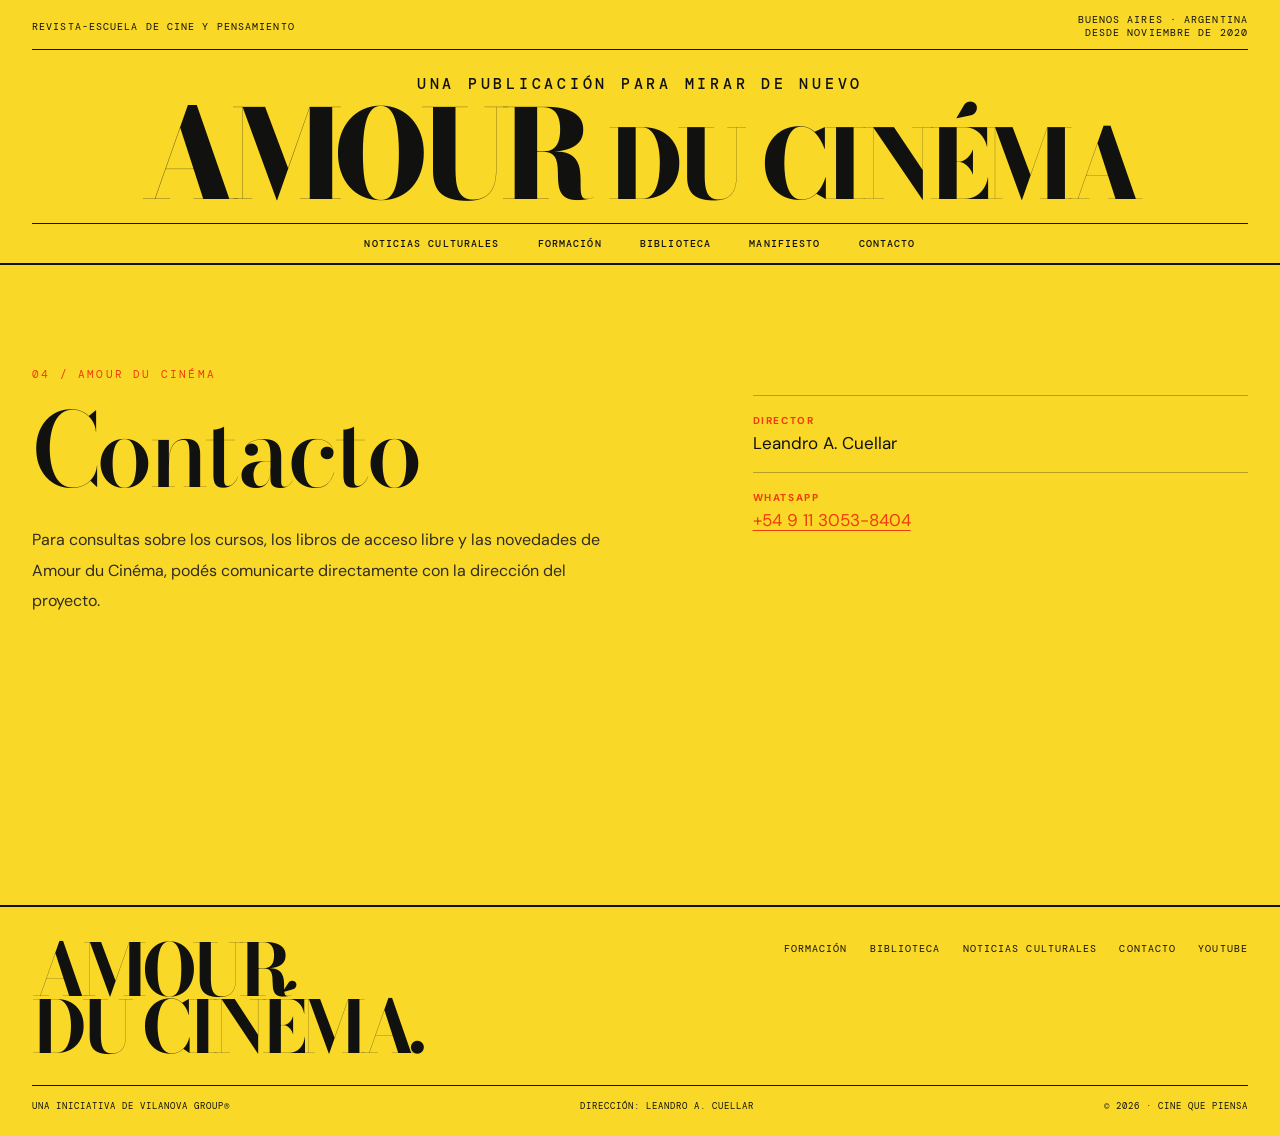
<file: contacto/index.html>
<!doctype html>
<html lang="es"><head>
<!-- Google tag (gtag.js) -->
<script async src="https://www.googletagmanager.com/gtag/js?id=G-J718VZFSYF"></script>
<script>
  window.dataLayer = window.dataLayer || [];
  function gtag(){dataLayer.push(arguments);}
  gtag('js', new Date());
  gtag('config', 'G-J718VZFSYF');
</script>
<meta charset="utf-8"><meta name="viewport" content="width=device-width,initial-scale=1"><meta name="theme-color" content="#f9d827"><meta name="description" content="Contacto · Amour du Cinéma"><title>Contacto — Amour du Cinéma</title><link rel="preconnect" href="https://fonts.googleapis.com"><link rel="preconnect" href="https://fonts.gstatic.com" crossorigin><link href="https://fonts.googleapis.com/css2?family=Bodoni+Moda:opsz,wght@6..96,400;6..96,500;6..96,600;6..96,700;6..96,800&family=DM+Mono:wght@400;500&family=DM+Sans:wght@400;500;600;700&display=swap" rel="stylesheet"><link rel="stylesheet" href="../assets/site.css"></head>
<body><header class="masthead"><div class="shell"><div class="topline micro"><span>Revista-escuela de cine y pensamiento</span><span>Buenos Aires · Argentina<br>Desde noviembre de 2020</span></div><a class="wordmark" href="/" aria-label="Amour du Cinéma, inicio"><small>Una publicación para mirar de nuevo</small>Amour <span class="du">du Cinéma</span></a><nav class="nav" aria-label="Navegación principal"><a href="/noticias/">Noticias culturales</a><a href="/cursos/">Formación</a><a href="/libros/">Biblioteca</a><a href="/#propuesta">Manifiesto</a><a href="/contacto/">Contacto</a></nav></div></header>
<main class="page"><section class="wrap page-grid"><div><div class="number">04 / AMOUR DU CINÉMA</div><h1>Contacto</h1><p class="copy">Para consultas sobre los cursos, los libros de acceso libre y las novedades de Amour du Cinéma, podés comunicarte directamente con la dirección del proyecto.</p></div><div><ul class="contact-list"><li><b>Director</b>Leandro A. Cuellar</li><li><b>WhatsApp</b><a href="https://wa.me/5491130538404" target="_blank" rel="noopener noreferrer">+54 9 11 3053-8404</a></li></ul></div></section></main>
<footer class="footer"><div class="shell"><div class="footer-top"><div class="footer-title">Amour<br>du Cinéma.</div><div class="footer-links"><a href="/cursos/">Formación</a><a href="/libros/">Biblioteca</a><a href="/noticias/">Noticias culturales</a><a href="/contacto/">Contacto</a><a href="https://www.youtube.com/@amourducinemaoficial" target="_blank" rel="noopener noreferrer">YouTube</a></div></div><div class="footer-bottom"><span>Una iniciativa de Vilanova Group®</span><span>Dirección: Leandro A. Cuellar</span><span>© 2026 · Cine que piensa</span></div></div></footer></body></html>
</file>
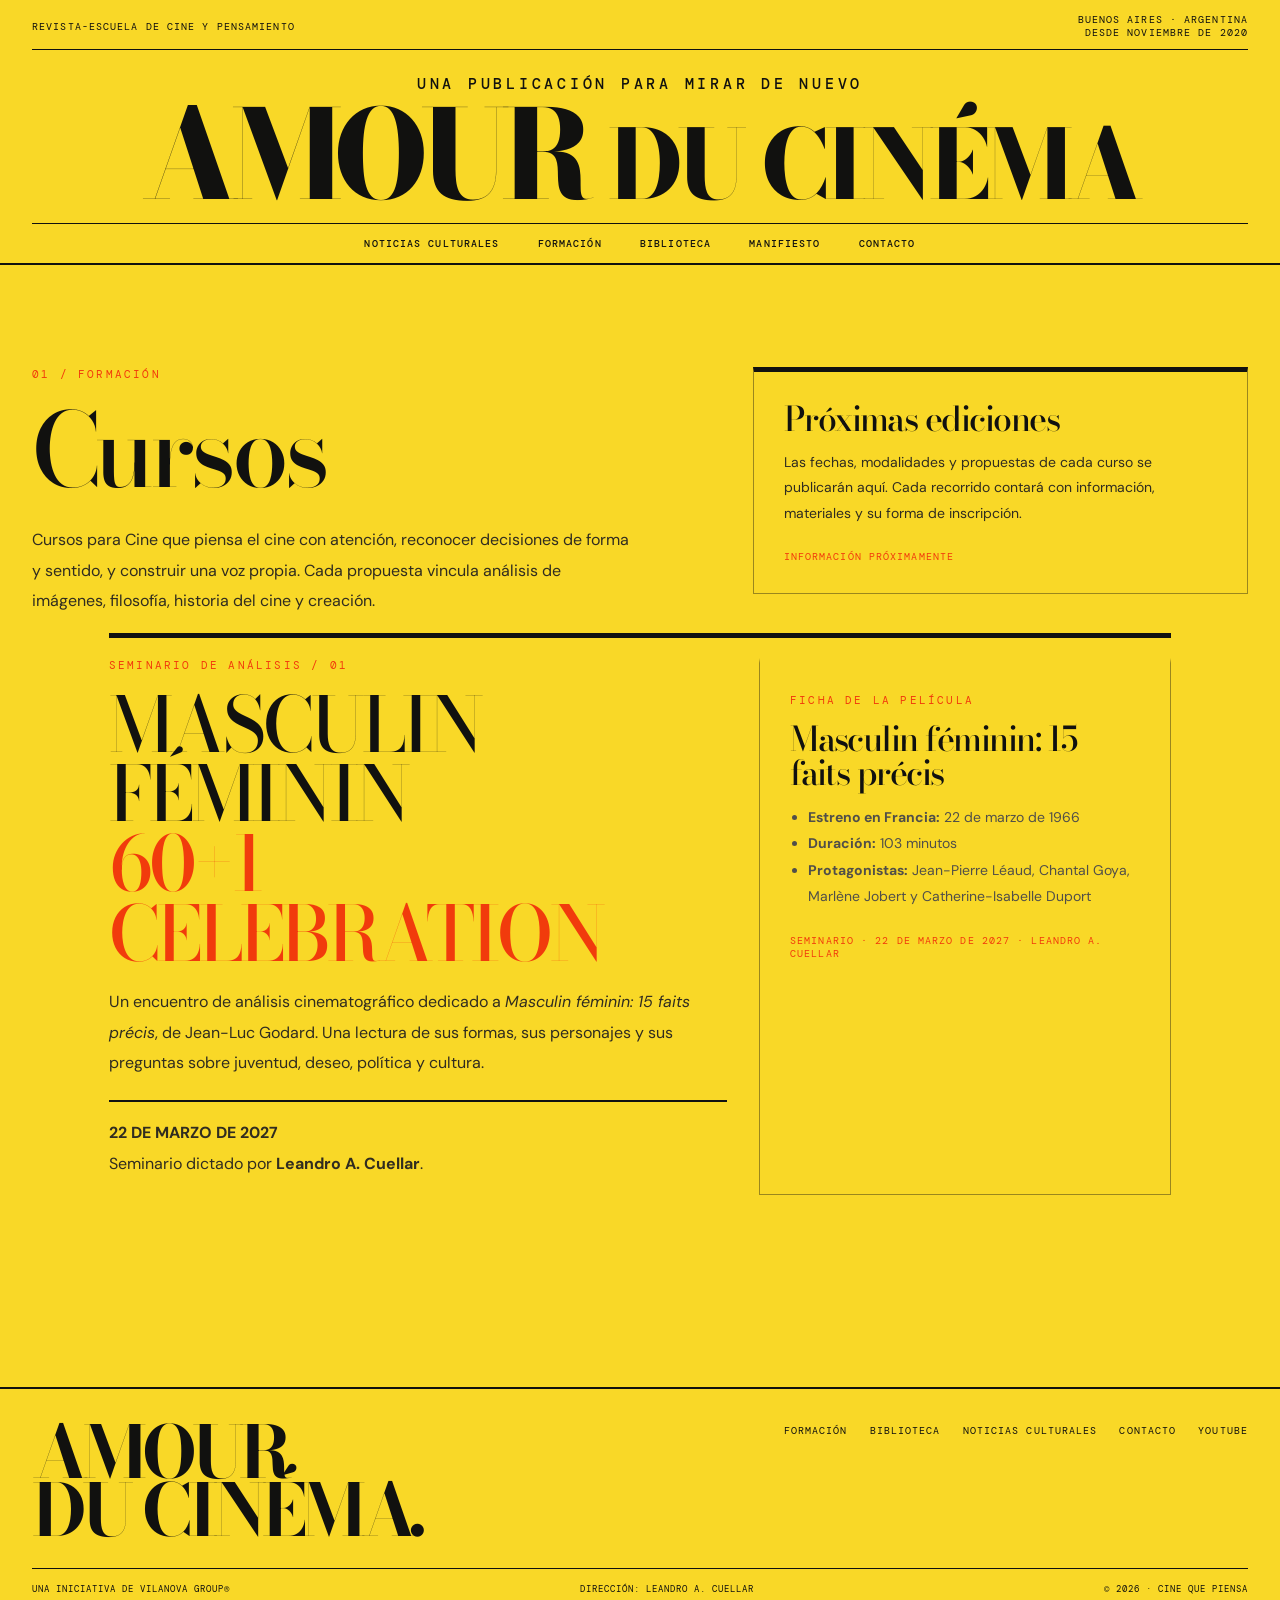
<file: cursos/index.html>
<!doctype html>
<html lang="es"><head>
<!-- Google tag (gtag.js) -->
<script async src="https://www.googletagmanager.com/gtag/js?id=G-J718VZFSYF"></script>
<script>
  window.dataLayer = window.dataLayer || [];
  function gtag(){dataLayer.push(arguments);}
  gtag('js', new Date());
  gtag('config', 'G-J718VZFSYF');
</script>
<meta charset="utf-8"><meta name="viewport" content="width=device-width,initial-scale=1"><meta name="theme-color" content="#f9d827"><meta name="description" content="Cursos · Amour du Cinéma"><title>Cursos — Amour du Cinéma</title><link rel="preconnect" href="https://fonts.googleapis.com"><link rel="preconnect" href="https://fonts.gstatic.com" crossorigin><link href="https://fonts.googleapis.com/css2?family=Bodoni+Moda:opsz,wght@6..96,400;6..96,500;6..96,600;6..96,700;6..96,800&family=DM+Mono:wght@400;500&family=DM+Sans:wght@400;500;600;700&display=swap" rel="stylesheet"><link rel="stylesheet" href="../assets/site.css"></head>
<body><header class="masthead"><div class="shell"><div class="topline micro"><span>Revista-escuela de cine y pensamiento</span><span>Buenos Aires · Argentina<br>Desde noviembre de 2020</span></div><a class="wordmark" href="/" aria-label="Amour du Cinéma, inicio"><small>Una publicación para mirar de nuevo</small>Amour <span class="du">du Cinéma</span></a><nav class="nav" aria-label="Navegación principal"><a href="/noticias/">Noticias culturales</a><a href="/cursos/">Formación</a><a href="/libros/">Biblioteca</a><a href="/#propuesta">Manifiesto</a><a href="/contacto/">Contacto</a></nav></div></header>
<main class="page"><section class="wrap page-grid"><div><div class="number">01 / FORMACIÓN</div><h1>Cursos</h1><p class="copy">Cursos para Cine que piensa el cine con atención, reconocer decisiones de forma y sentido, y construir una voz propia. Cada propuesta vincula análisis de imágenes, filosofía, historia del cine y creación.</p></div><div><article class="panel"><h2>Próximas ediciones</h2><p>Las fechas, modalidades y propuestas de cada curso se publicarán aquí. Cada recorrido contará con información, materiales y su forma de inscripción.</p><span class="status">Información próximamente</span></article></div></section><section class="wrap" style="padding:0 6vw 90px"><div style="border-top:5px solid #111;padding-top:20px;display:grid;grid-template-columns:minmax(0,1.2fr) minmax(260px,.8fr);gap:32px"><div><div class="number">SEMINARIO DE ANÁLISIS / 01</div><h2 style="font:500 clamp(38px,6vw,76px)/.92 var(--serif);text-transform:uppercase;margin:18px 0">Masculin féminin<br><span style="color:#f13b0c">60+1 Celebration</span></h2><p class="copy">Un encuentro de análisis cinematográfico dedicado a <em>Masculin féminin: 15 faits précis</em>, de Jean-Luc Godard. Una lectura de sus formas, sus personajes y sus preguntas sobre juventud, deseo, política y cultura.</p><p class="copy" style="margin-top:22px;border-top:2px solid #111;padding-top:16px"><strong>22 DE MARZO DE 2027</strong><br>Seminario dictado por <strong>Leandro A. Cuellar</strong>.</p></div><article class="panel" style="border-top:5px solid #f9d827"><div class="number">FICHA DE LA PELÍCULA</div><h2 style="margin-top:15px">Masculin féminin: 15 faits précis</h2><ul style="padding-left:18px;font:14px/1.9 var(--sans);color:#514f49"><li><strong>Estreno en Francia:</strong> 22 de marzo de 1966</li><li><strong>Duración:</strong> 103 minutos</li><li><strong>Protagonistas:</strong> Jean-Pierre Léaud, Chantal Goya, Marlène Jobert y Catherine-Isabelle Duport</li></ul><span class="status">Seminario · 22 de marzo de 2027 · Leandro A. Cuellar</span></article></div></section></main>
<footer class="footer"><div class="shell"><div class="footer-top"><div class="footer-title">Amour<br>du Cinéma.</div><div class="footer-links"><a href="/cursos/">Formación</a><a href="/libros/">Biblioteca</a><a href="/noticias/">Noticias culturales</a><a href="/contacto/">Contacto</a><a href="https://www.youtube.com/@amourducinemaoficial" target="_blank" rel="noopener noreferrer">YouTube</a></div></div><div class="footer-bottom"><span>Una iniciativa de Vilanova Group®</span><span>Dirección: Leandro A. Cuellar</span><span>© 2026 · Cine que piensa</span></div></div></footer></body></html>
</file>
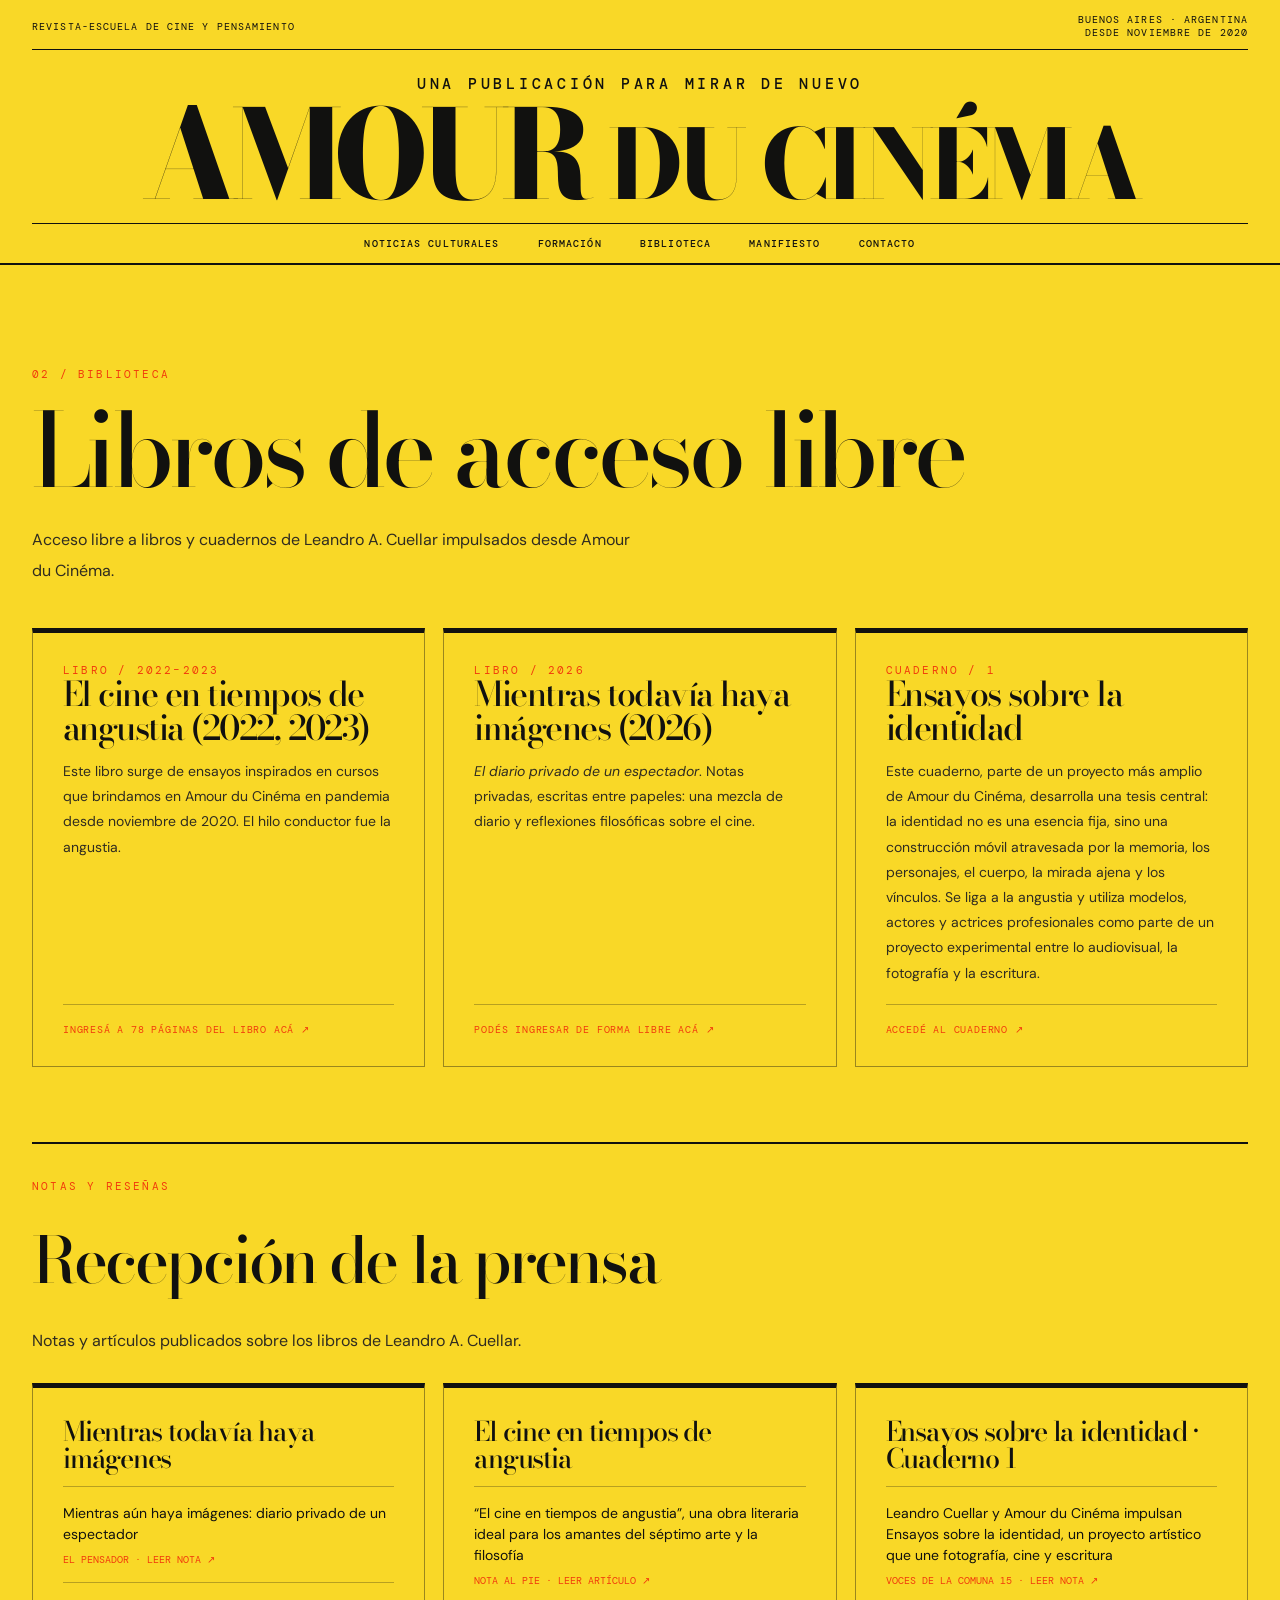
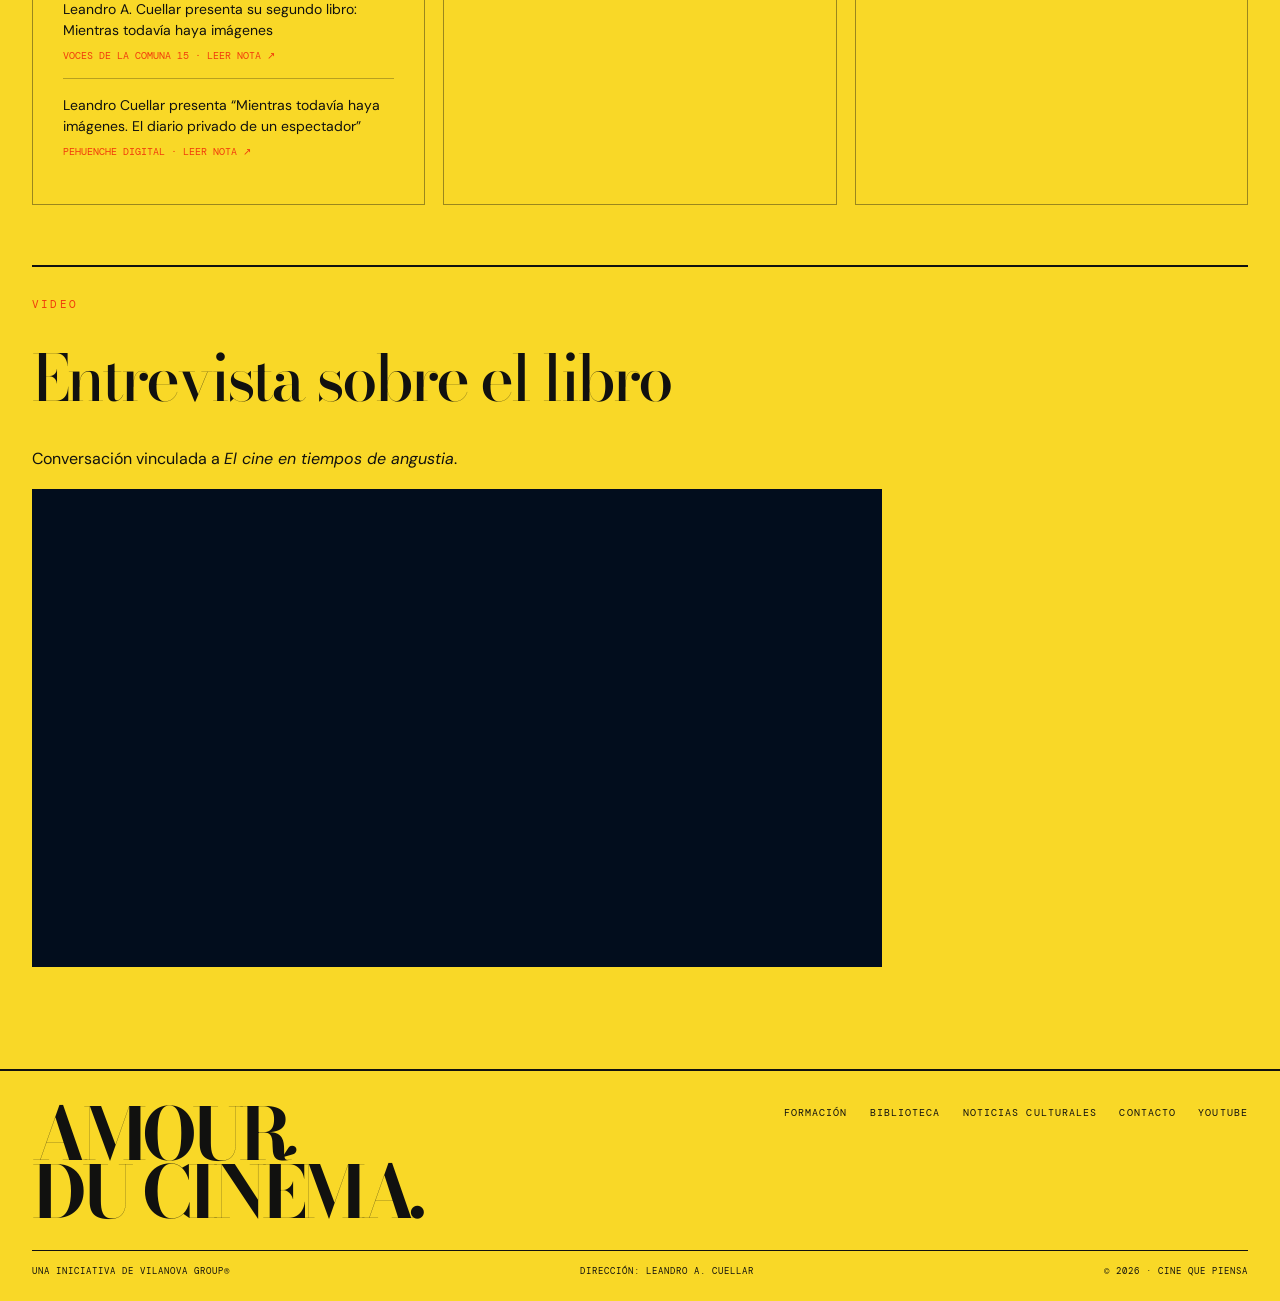
<file: libros/index.html>
<!doctype html>
<html lang="es"><head>
<!-- Google tag (gtag.js) -->
<script async src="https://www.googletagmanager.com/gtag/js?id=G-J718VZFSYF"></script>
<script>
  window.dataLayer = window.dataLayer || [];
  function gtag(){dataLayer.push(arguments);}
  gtag('js', new Date());
  gtag('config', 'G-J718VZFSYF');
</script>
<meta charset="utf-8"><meta name="viewport" content="width=device-width,initial-scale=1"><meta name="theme-color" content="#f9d827"><meta name="description" content="Libros de acceso libre · Amour du Cinéma"><title>Libros de acceso libre — Amour du Cinéma</title><link rel="preconnect" href="https://fonts.googleapis.com"><link rel="preconnect" href="https://fonts.gstatic.com" crossorigin><link href="https://fonts.googleapis.com/css2?family=Bodoni+Moda:opsz,wght@6..96,400;6..96,500;6..96,600;6..96,700;6..96,800&family=DM+Mono:wght@400;500&family=DM+Sans:wght@400;500;600;700&display=swap" rel="stylesheet"><link rel="stylesheet" href="../assets/site.css"></head>
<body><header class="masthead"><div class="shell"><div class="topline micro"><span>Revista-escuela de cine y pensamiento</span><span>Buenos Aires · Argentina<br>Desde noviembre de 2020</span></div><a class="wordmark" href="/" aria-label="Amour du Cinéma, inicio"><small>Una publicación para mirar de nuevo</small>Amour <span class="du">du Cinéma</span></a><nav class="nav" aria-label="Navegación principal"><a href="/noticias/">Noticias culturales</a><a href="/cursos/">Formación</a><a href="/libros/">Biblioteca</a><a href="/#propuesta">Manifiesto</a><a href="/contacto/">Contacto</a></nav></div></header>
<main class="page"><section class="wrap"><div class="library-intro"><div class="number">02 / BIBLIOTECA</div><h1>Libros de acceso libre</h1><p class="copy">Acceso libre a libros y cuadernos de Leandro A. Cuellar impulsados desde Amour du Cinéma.</p></div><div class="library-grid"><article class="book-card"><div class="number">LIBRO / 2022–2023</div><h2>El cine en tiempos de angustia (2022, 2023)</h2><p>Este libro surge de ensayos inspirados en cursos que brindamos en Amour du Cinéma en pandemia desde noviembre de 2020. El hilo conductor fue la angustia.</p><a href="https://www.academia.edu/144239998/Cuellar_Leandro_Abel_Comp_El_cine_en_tiempos_de_angustia_ensayos_reflexiones_y_cr%C3%ADticas_Segunda_ed_Selecci%C3%B3n_78_p%C3%A1ginas" target="_blank" rel="noopener noreferrer">Ingresá a 78 páginas del libro acá ↗</a></article><article class="book-card"><div class="number">LIBRO / 2026</div><h2>Mientras todavía haya imágenes (2026)</h2><p><em>El diario privado de un espectador</em>. Notas privadas, escritas entre papeles: una mezcla de diario y reflexiones filosóficas sobre el cine.</p><a href="https://www.academia.edu/175471821/MIENTRAS_TODAV%C3%8DA_HAYA_IM%C3%81GENES_El_diario_privado_de_un_espectador_2023_2025_Versi%C3%B3n_e_book_completa_Leandro_A_Cuellar" target="_blank" rel="noopener noreferrer">Podés ingresar de forma libre acá ↗</a></article><article class="book-card"><div class="number">CUADERNO / 1</div><h2>Ensayos sobre la identidad</h2><p>Este cuaderno, parte de un proyecto más amplio de Amour du Cinéma, desarrolla una tesis central: la identidad no es una esencia fija, sino una construcción móvil atravesada por la memoria, los personajes, el cuerpo, la mirada ajena y los vínculos. Se liga a la angustia y utiliza modelos, actores y actrices profesionales como parte de un proyecto experimental entre lo audiovisual, la fotografía y la escritura.</p><a href="https://www.academia.edu/181110915/CUADERNO_1_ENSAYOS_SOBRE_LA_IDENTIDAD" target="_blank" rel="noopener noreferrer">Accedé al cuaderno ↗</a></article></div></section><section class="wrap reviews" aria-labelledby="notas-resenas"><div class="number">NOTAS Y RESEÑAS</div><h2 id="notas-resenas">Recepción de la prensa</h2><p class="reviews-intro">Notas y artículos publicados sobre los libros de Leandro A. Cuellar.</p><div class="reviews-grid"><article class="review-group"><h3>Mientras todavía haya imágenes</h3><a class="review-link" href="https://elpensador.io/mientras-aun-haya-imagenes-diario-privado-espectador/" target="_blank" rel="noopener noreferrer">Mientras aún haya imágenes: diario privado de un espectador<span>El Pensador · Leer nota ↗</span></a><a class="review-link" href="https://vocesdelacomuna15.com.ar/press/leandro-a-cuellar-presenta-su-segundo-libro-mientras-todavia-hayaimagenes/" target="_blank" rel="noopener noreferrer">Leandro A. Cuellar presenta su segundo libro: Mientras todavía haya imágenes<span>Voces de la Comuna 15 · Leer nota ↗</span></a><a class="review-link" href="https://www.pehuenchedigital.com.ar/articulo/17753/leandro-cuellar-presenta----mientras-todav--a-haya-im--genes--el-diario-privado-de-un-espectador-" target="_blank" rel="noopener noreferrer">Leandro Cuellar presenta “Mientras todavía haya imágenes. El diario privado de un espectador”<span>Pehuenche Digital · Leer nota ↗</span></a></article><article class="review-group"><h3>El cine en tiempos de angustia</h3><a class="review-link" href="https://www.notaalpie.com.ar/2023/08/03/el-cine-en-tiempos-de-angustia-una-obra-literaria-ideal-para-los-amantes-del-septimo-arte-y-la-filosofia/" target="_blank" rel="noopener noreferrer">“El cine en tiempos de angustia”, una obra literaria ideal para los amantes del séptimo arte y la filosofía<span>Nota al Pie · Leer artículo ↗</span></a></article><article class="review-group"><h3>Ensayos sobre la identidad · Cuaderno 1</h3><a class="review-link" href="https://vocesdelacomuna15.com.ar/press/leandro-cuellar-y-amour-du-cinema-impulsan-ensayos-sobre-la-identidad-un-proyecto-artistico-que-une-fotografia-cine-y-escritura/" target="_blank" rel="noopener noreferrer">Leandro Cuellar y Amour du Cinéma impulsan Ensayos sobre la identidad, un proyecto artístico que une fotografía, cine y escritura<span>Voces de la Comuna 15 · Leer nota ↗</span></a></article></div><section class="book-video" aria-labelledby="video-libro"><div class="number">VIDEO</div><h2 id="video-libro">Entrevista sobre el libro</h2><p>Conversación vinculada a <em>El cine en tiempos de angustia</em>.</p><div class="video-frame"><iframe src="https://www.youtube.com/embed/tiyjrNutQbQ" title="Entrevista sobre El cine en tiempos de angustia" loading="lazy" referrerpolicy="strict-origin-when-cross-origin" allow="accelerometer; autoplay; clipboard-write; encrypted-media; gyroscope; picture-in-picture; web-share" allowfullscreen></iframe></div></section></section></main>
<footer class="footer"><div class="shell"><div class="footer-top"><div class="footer-title">Amour<br>du Cinéma.</div><div class="footer-links"><a href="/cursos/">Formación</a><a href="/libros/">Biblioteca</a><a href="/noticias/">Noticias culturales</a><a href="/contacto/">Contacto</a><a href="https://www.youtube.com/@amourducinemaoficial" target="_blank" rel="noopener noreferrer">YouTube</a></div></div><div class="footer-bottom"><span>Una iniciativa de Vilanova Group®</span><span>Dirección: Leandro A. Cuellar</span><span>© 2026 · Cine que piensa</span></div></div></footer></body></html>
</file>
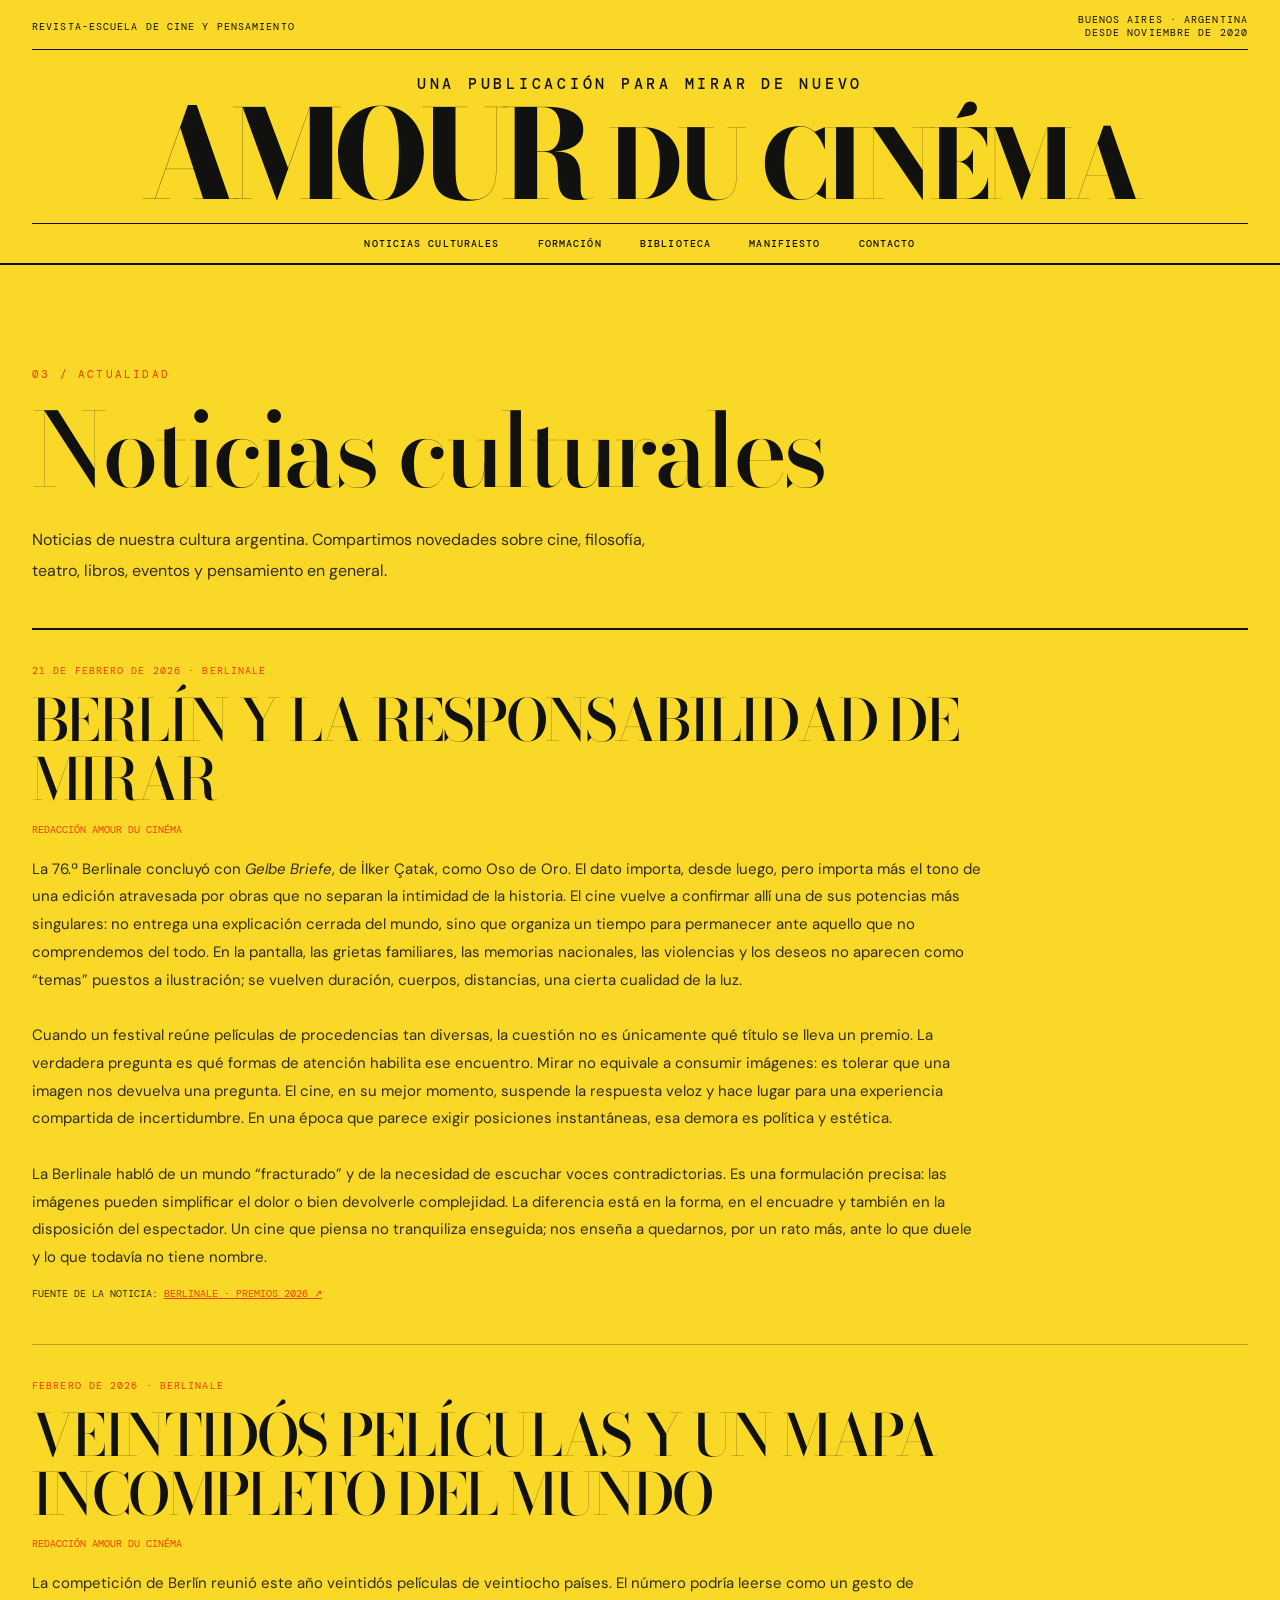
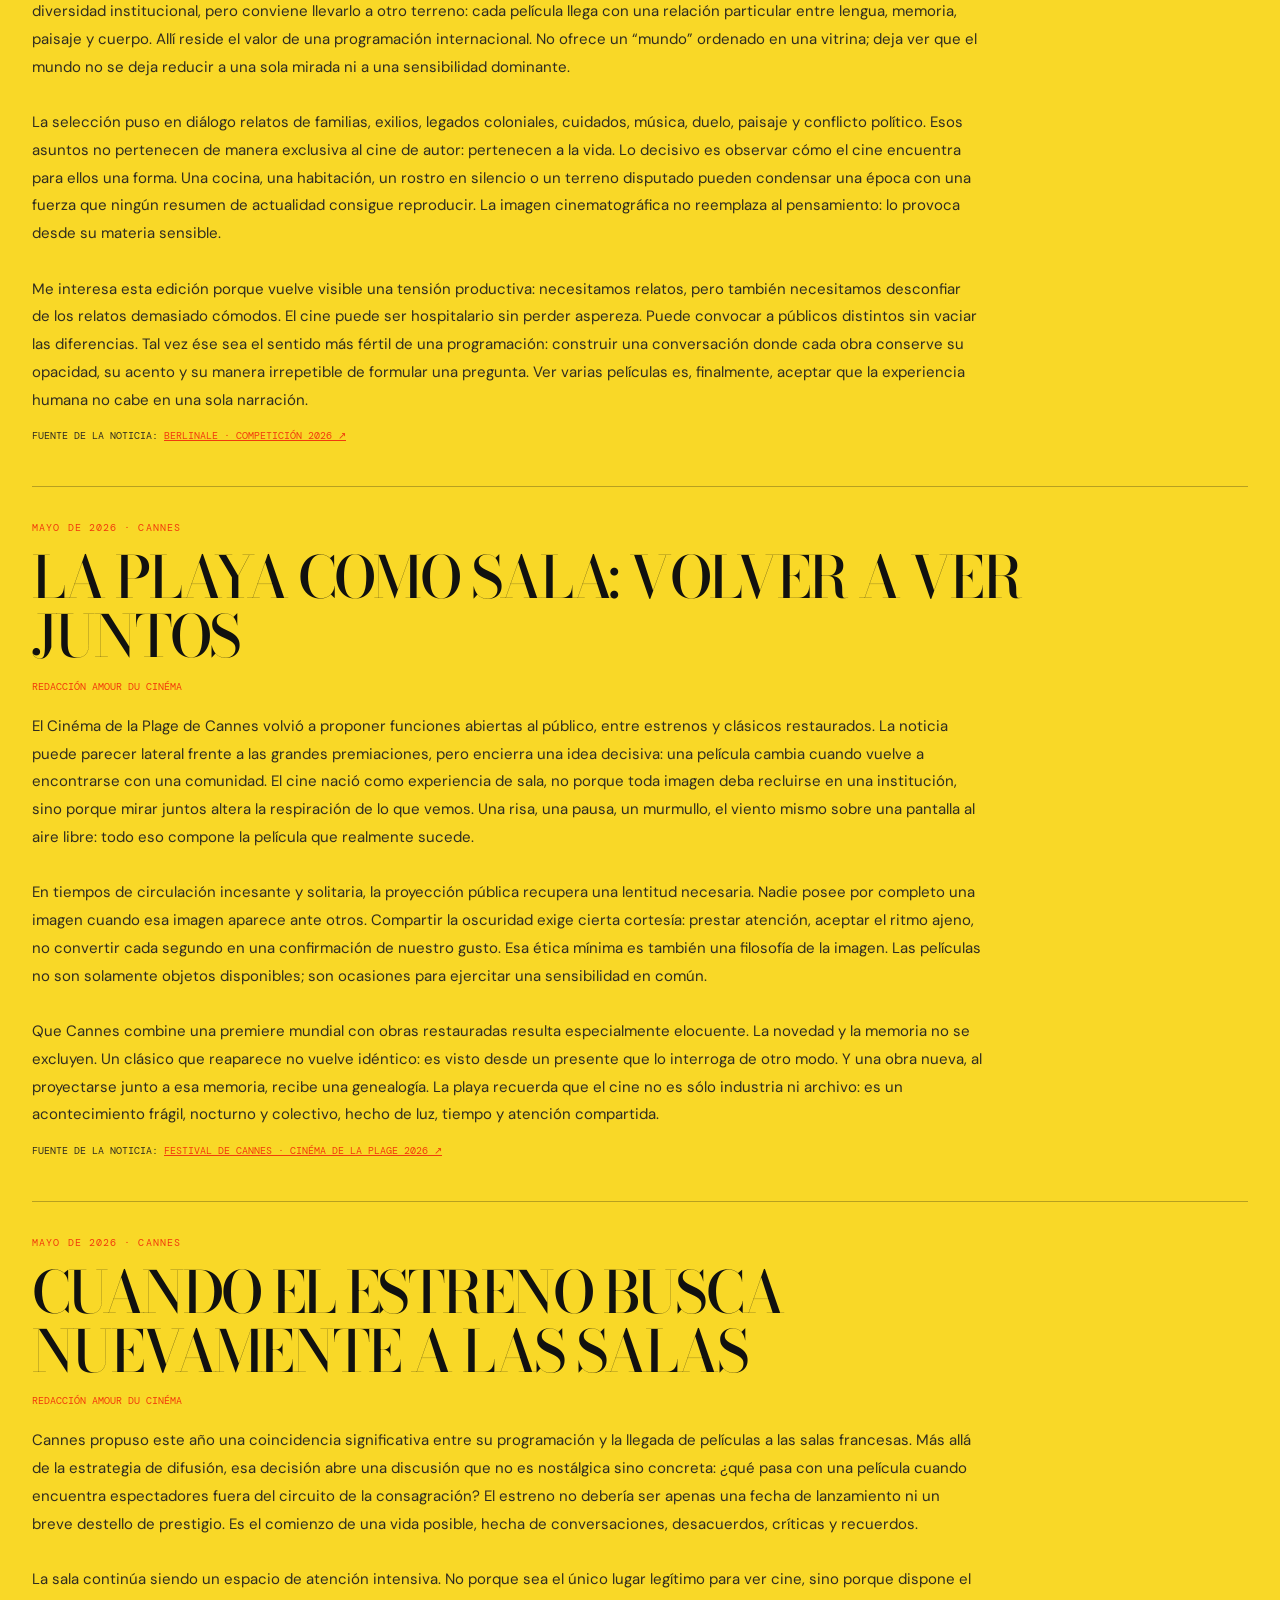
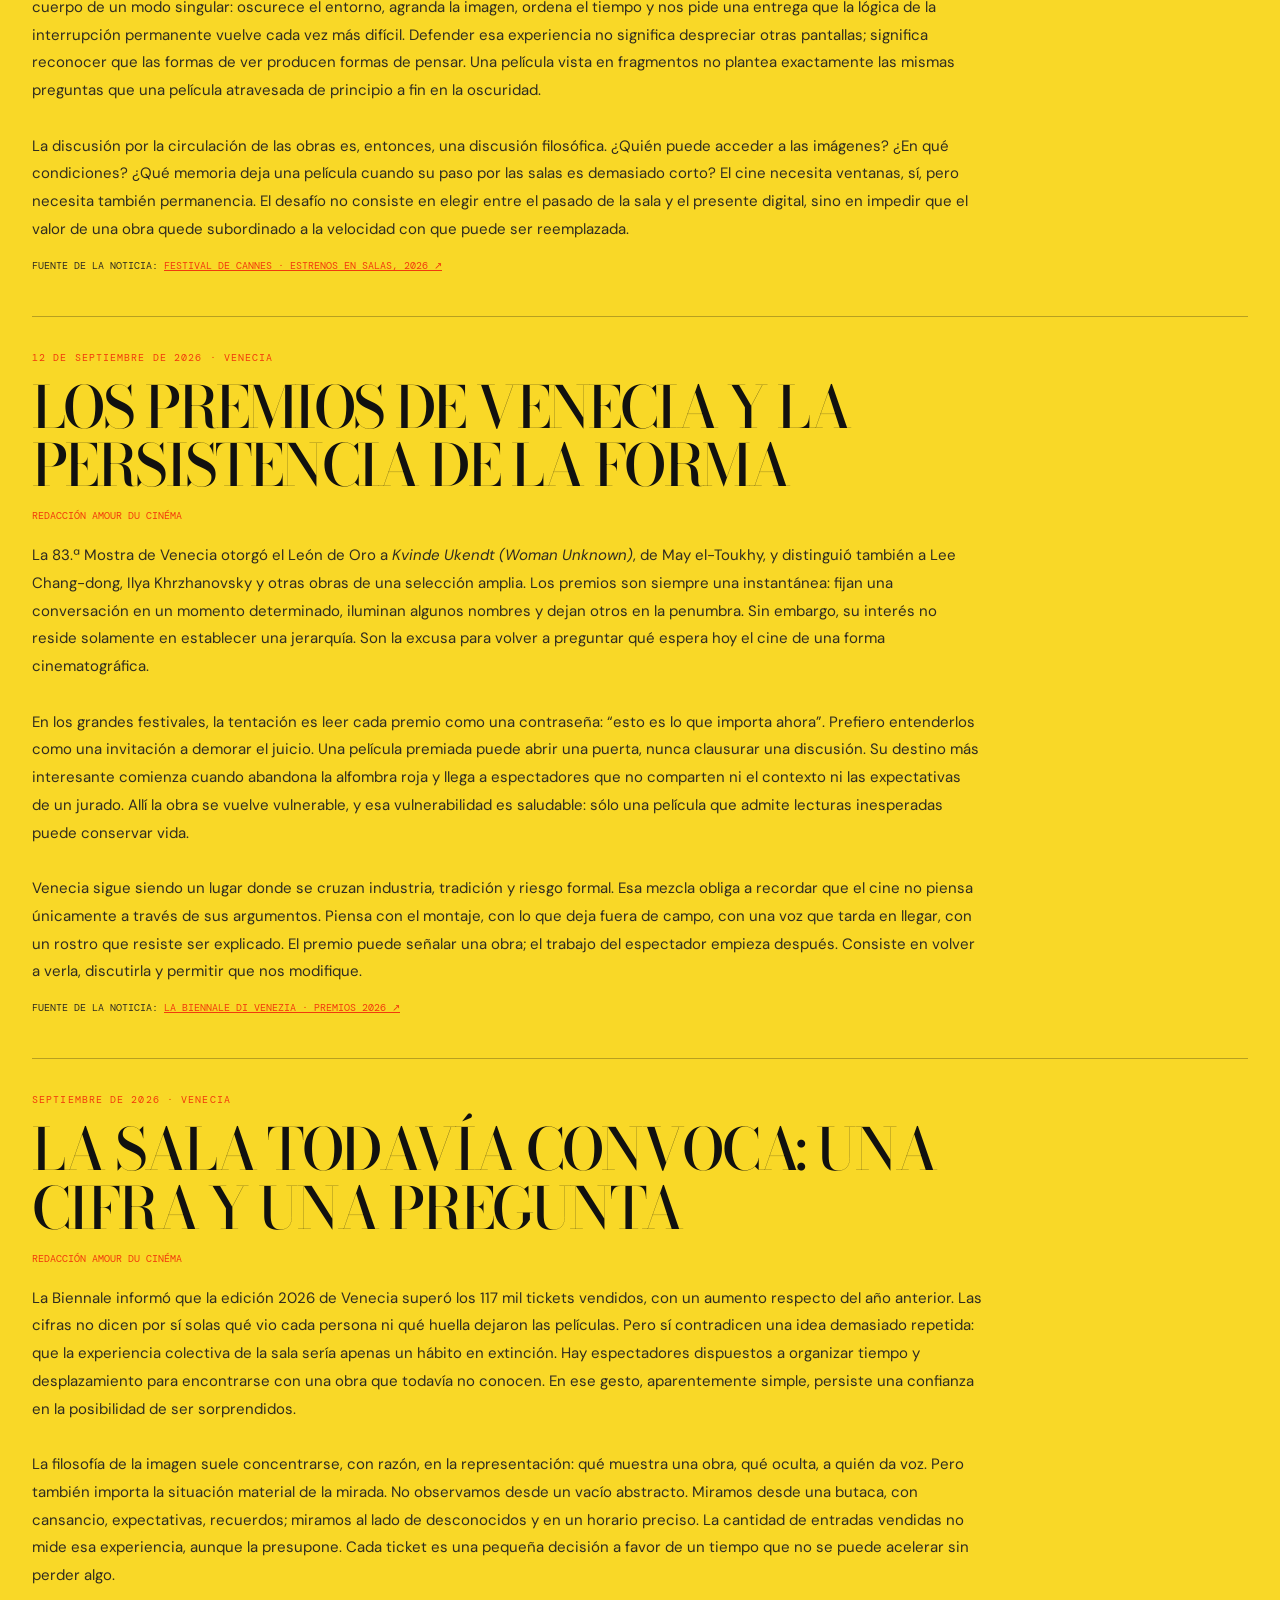
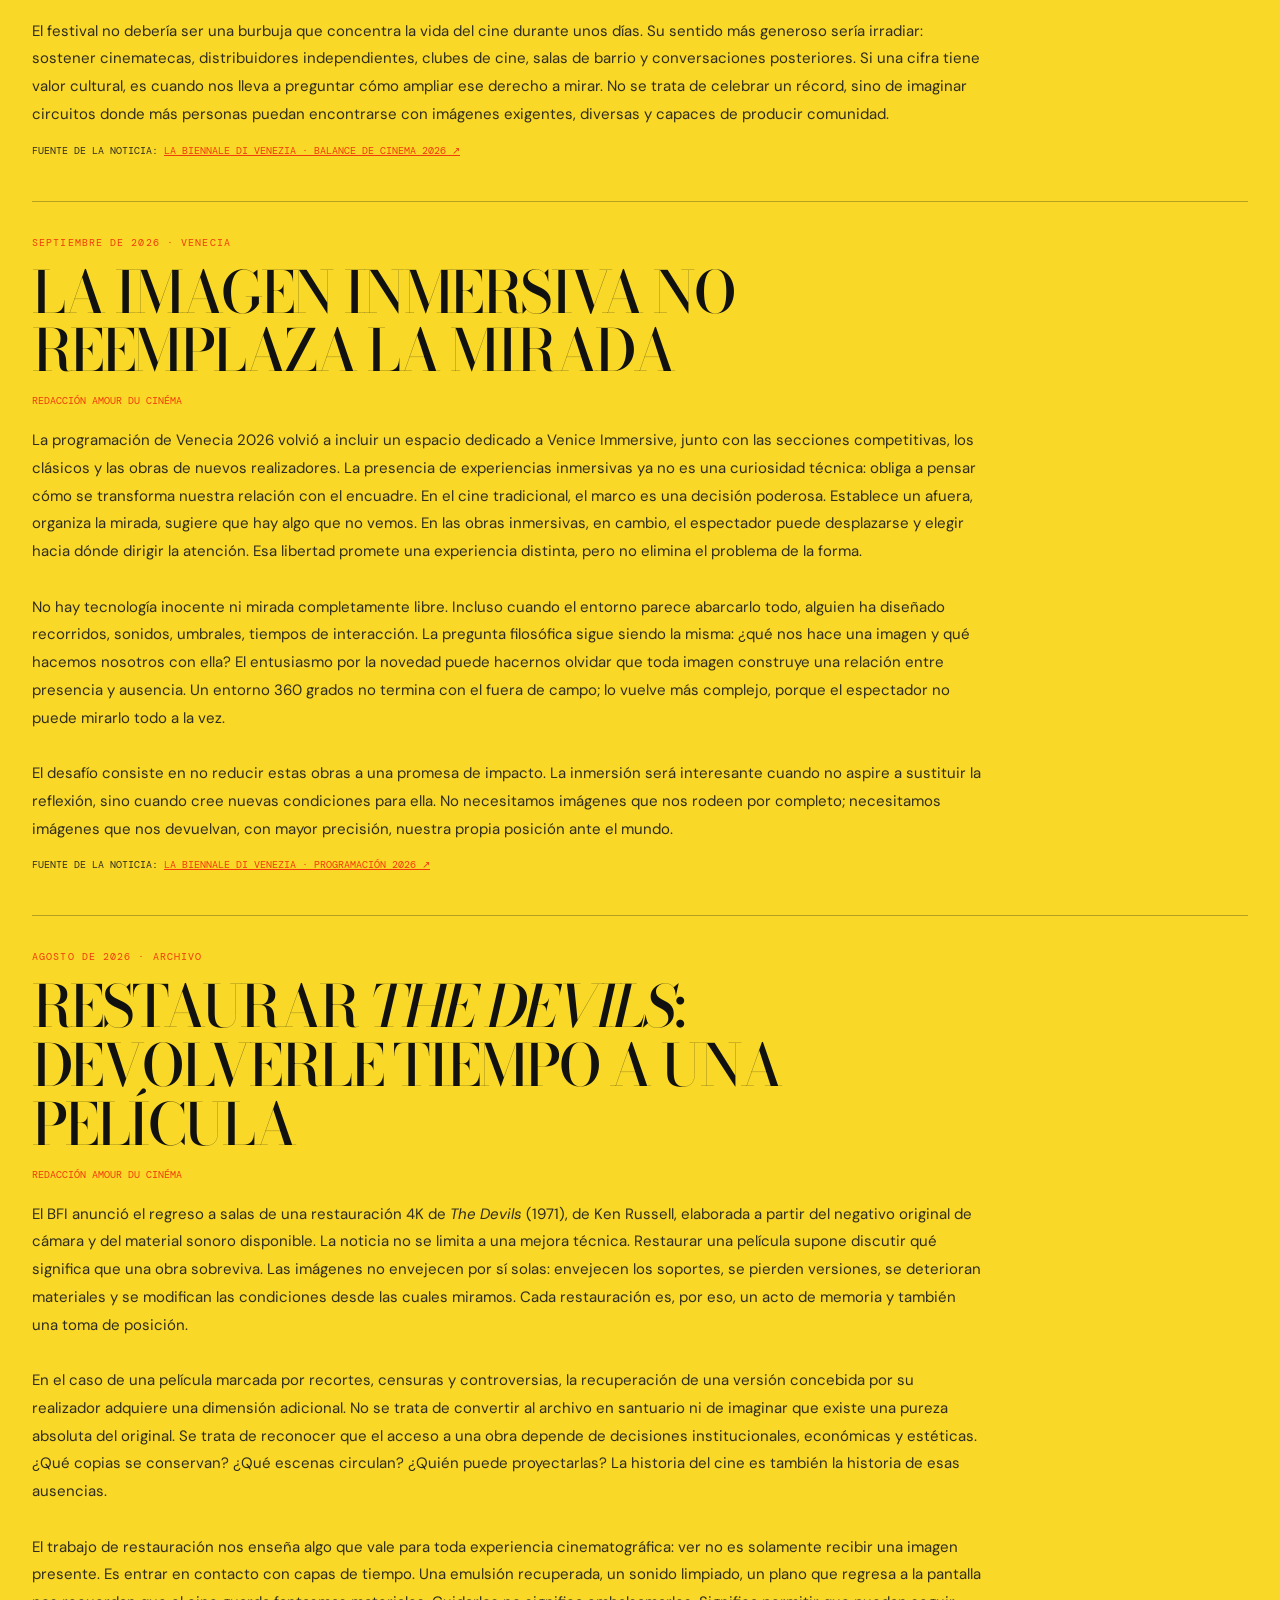
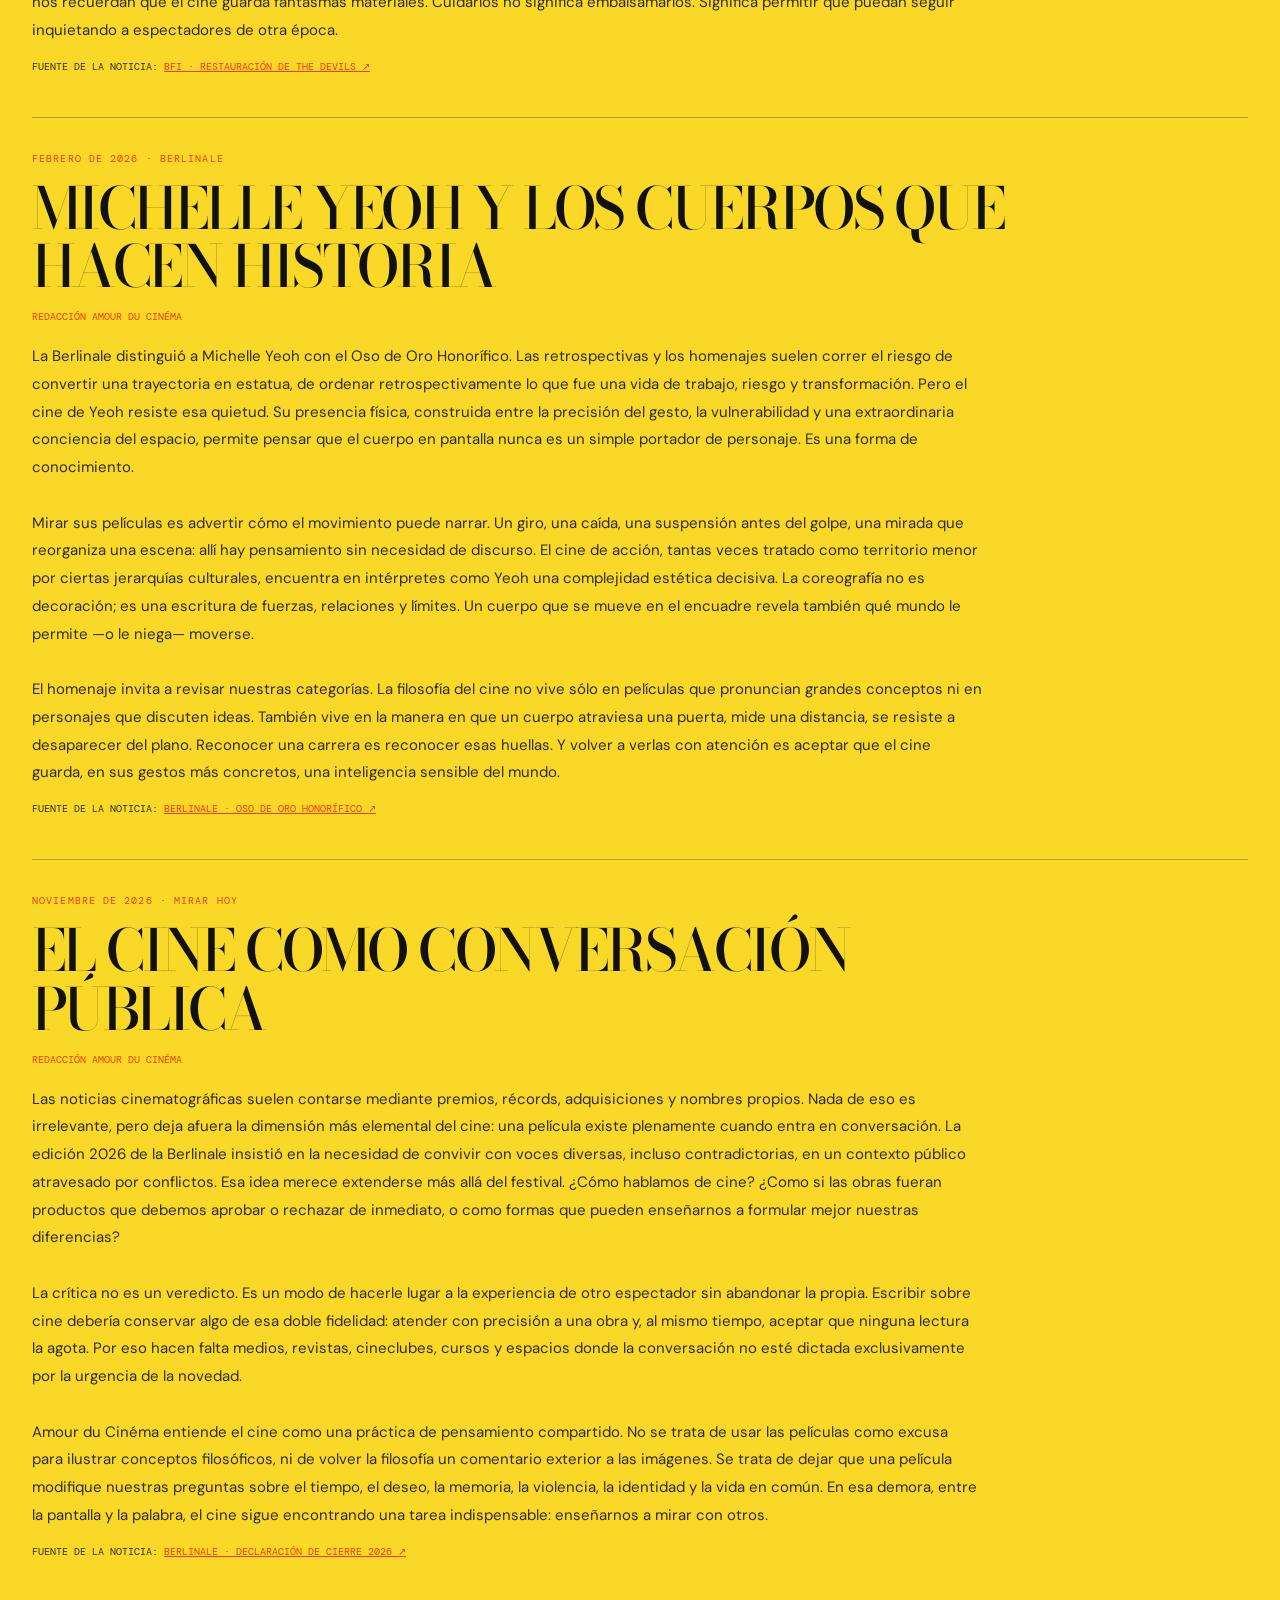
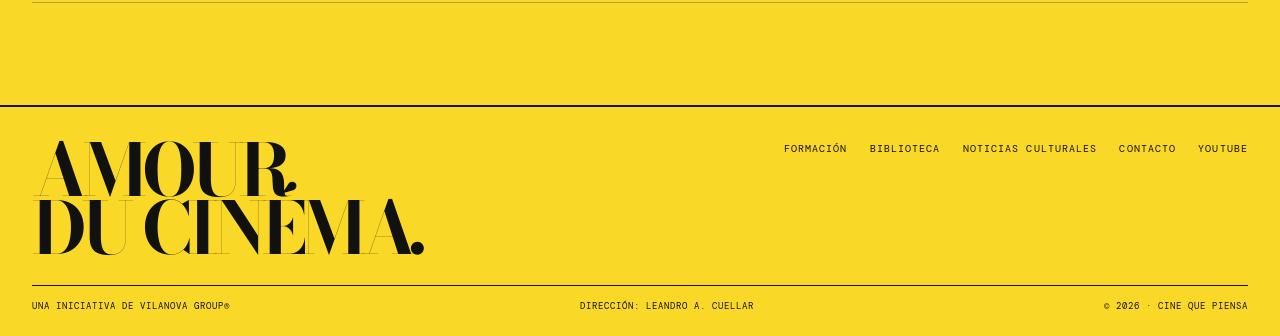
<file: noticias/index.html>
<!doctype html>
<html lang="es"><head>
<!-- Google tag (gtag.js) -->
<script async src="https://www.googletagmanager.com/gtag/js?id=G-J718VZFSYF"></script>
<script>
  window.dataLayer = window.dataLayer || [];
  function gtag(){dataLayer.push(arguments);}
  gtag('js', new Date());
  gtag('config', 'G-J718VZFSYF');
</script>
<meta charset="utf-8"><meta name="viewport" content="width=device-width,initial-scale=1"><meta name="theme-color" content="#f9d827"><meta name="description" content="Noticias sobre cine y filosofía · Amour du Cinéma"><title>Noticias sobre cine y filosofía — Amour du Cinéma</title><link rel="preconnect" href="https://fonts.googleapis.com"><link rel="preconnect" href="https://fonts.gstatic.com" crossorigin><link href="https://fonts.googleapis.com/css2?family=Bodoni+Moda:opsz,wght@6..96,400;6..96,500;6..96,600;6..96,700;6..96,800&family=DM+Mono:wght@400;500&family=DM+Sans:wght@400;500;600;700&display=swap" rel="stylesheet"><link rel="stylesheet" href="../assets/site.css"></head>
<body><header class="masthead"><div class="shell"><div class="topline micro"><span>Revista-escuela de cine y pensamiento</span><span>Buenos Aires · Argentina<br>Desde noviembre de 2020</span></div><a class="wordmark" href="/" aria-label="Amour du Cinéma, inicio"><small>Una publicación para mirar de nuevo</small>Amour <span class="du">du Cinéma</span></a><nav class="nav" aria-label="Navegación principal"><a href="/noticias/">Noticias culturales</a><a href="/cursos/">Formación</a><a href="/libros/">Biblioteca</a><a href="/#propuesta">Manifiesto</a><a href="/contacto/">Contacto</a></nav></div></header>
<main class="page"><section class="wrap"><div class="news-intro"><div class="number">03 / ACTUALIDAD</div><h1>Noticias culturales</h1><p class="copy">Noticias de nuestra cultura argentina. Compartimos novedades sobre cine, filosofía, teatro, libros, eventos y pensamiento en general.</p></div><div class="news-list"><article class="news-card"><div class="news-meta">21 DE FEBRERO DE 2026 · BERLINALE</div><h2>Berlín y la responsabilidad de mirar</h2><p class="byline">Redacción Amour du Cinéma</p><p>La 76.ª Berlinale concluyó con <em>Gelbe Briefe</em>, de İlker Çatak, como Oso de Oro. El dato importa, desde luego, pero importa más el tono de una edición atravesada por obras que no separan la intimidad de la historia. El cine vuelve a confirmar allí una de sus potencias más singulares: no entrega una explicación cerrada del mundo, sino que organiza un tiempo para permanecer ante aquello que no comprendemos del todo. En la pantalla, las grietas familiares, las memorias nacionales, las violencias y los deseos no aparecen como “temas” puestos a ilustración; se vuelven duración, cuerpos, distancias, una cierta cualidad de la luz.<br><br>Cuando un festival reúne películas de procedencias tan diversas, la cuestión no es únicamente qué título se lleva un premio. La verdadera pregunta es qué formas de atención habilita ese encuentro. Mirar no equivale a consumir imágenes: es tolerar que una imagen nos devuelva una pregunta. El cine, en su mejor momento, suspende la respuesta veloz y hace lugar para una experiencia compartida de incertidumbre. En una época que parece exigir posiciones instantáneas, esa demora es política y estética.<br><br>La Berlinale habló de un mundo “fracturado” y de la necesidad de escuchar voces contradictorias. Es una formulación precisa: las imágenes pueden simplificar el dolor o bien devolverle complejidad. La diferencia está en la forma, en el encuadre y también en la disposición del espectador. Un cine que piensa no tranquiliza enseguida; nos enseña a quedarnos, por un rato más, ante lo que duele y lo que todavía no tiene nombre.</p><p class="news-source">Fuente de la noticia: <a href="https://www.berlinale.de/en/2026/news-press-releases/277999.html" target="_blank" rel="noopener noreferrer">Berlinale · Premios 2026 ↗</a></p></article><article class="news-card"><div class="news-meta">FEBRERO DE 2026 · BERLINALE</div><h2>Veintidós películas y un mapa incompleto del mundo</h2><p class="byline">Redacción Amour du Cinéma</p><p>La competición de Berlín reunió este año veintidós películas de veintiocho países. El número podría leerse como un gesto de diversidad institucional, pero conviene llevarlo a otro terreno: cada película llega con una relación particular entre lengua, memoria, paisaje y cuerpo. Allí reside el valor de una programación internacional. No ofrece un “mundo” ordenado en una vitrina; deja ver que el mundo no se deja reducir a una sola mirada ni a una sensibilidad dominante.<br><br>La selección puso en diálogo relatos de familias, exilios, legados coloniales, cuidados, música, duelo, paisaje y conflicto político. Esos asuntos no pertenecen de manera exclusiva al cine de autor: pertenecen a la vida. Lo decisivo es observar cómo el cine encuentra para ellos una forma. Una cocina, una habitación, un rostro en silencio o un terreno disputado pueden condensar una época con una fuerza que ningún resumen de actualidad consigue reproducir. La imagen cinematográfica no reemplaza al pensamiento: lo provoca desde su materia sensible.<br><br>Me interesa esta edición porque vuelve visible una tensión productiva: necesitamos relatos, pero también necesitamos desconfiar de los relatos demasiado cómodos. El cine puede ser hospitalario sin perder aspereza. Puede convocar a públicos distintos sin vaciar las diferencias. Tal vez ése sea el sentido más fértil de una programación: construir una conversación donde cada obra conserve su opacidad, su acento y su manera irrepetible de formular una pregunta. Ver varias películas es, finalmente, aceptar que la experiencia humana no cabe en una sola narración.</p><p class="news-source">Fuente de la noticia: <a href="https://www.berlinale.de/en/2026/topics/competition-2026.html" target="_blank" rel="noopener noreferrer">Berlinale · Competición 2026 ↗</a></p></article><article class="news-card"><div class="news-meta">MAYO DE 2026 · CANNES</div><h2>La playa como sala: volver a ver juntos</h2><p class="byline">Redacción Amour du Cinéma</p><p>El Cinéma de la Plage de Cannes volvió a proponer funciones abiertas al público, entre estrenos y clásicos restaurados. La noticia puede parecer lateral frente a las grandes premiaciones, pero encierra una idea decisiva: una película cambia cuando vuelve a encontrarse con una comunidad. El cine nació como experiencia de sala, no porque toda imagen deba recluirse en una institución, sino porque mirar juntos altera la respiración de lo que vemos. Una risa, una pausa, un murmullo, el viento mismo sobre una pantalla al aire libre: todo eso compone la película que realmente sucede.<br><br>En tiempos de circulación incesante y solitaria, la proyección pública recupera una lentitud necesaria. Nadie posee por completo una imagen cuando esa imagen aparece ante otros. Compartir la oscuridad exige cierta cortesía: prestar atención, aceptar el ritmo ajeno, no convertir cada segundo en una confirmación de nuestro gusto. Esa ética mínima es también una filosofía de la imagen. Las películas no son solamente objetos disponibles; son ocasiones para ejercitar una sensibilidad en común.<br><br>Que Cannes combine una premiere mundial con obras restauradas resulta especialmente elocuente. La novedad y la memoria no se excluyen. Un clásico que reaparece no vuelve idéntico: es visto desde un presente que lo interroga de otro modo. Y una obra nueva, al proyectarse junto a esa memoria, recibe una genealogía. La playa recuerda que el cine no es sólo industria ni archivo: es un acontecimiento frágil, nocturno y colectivo, hecho de luz, tiempo y atención compartida.</p><p class="news-source">Fuente de la noticia: <a href="https://www.festival-cannes.com/en/press/press-releases/cinema-de-la-plage-films-on-the-beach-2026/" target="_blank" rel="noopener noreferrer">Festival de Cannes · Cinéma de la Plage 2026 ↗</a></p></article><article class="news-card"><div class="news-meta">MAYO DE 2026 · CANNES</div><h2>Cuando el estreno busca nuevamente a las salas</h2><p class="byline">Redacción Amour du Cinéma</p><p>Cannes propuso este año una coincidencia significativa entre su programación y la llegada de películas a las salas francesas. Más allá de la estrategia de difusión, esa decisión abre una discusión que no es nostálgica sino concreta: ¿qué pasa con una película cuando encuentra espectadores fuera del circuito de la consagración? El estreno no debería ser apenas una fecha de lanzamiento ni un breve destello de prestigio. Es el comienzo de una vida posible, hecha de conversaciones, desacuerdos, críticas y recuerdos.<br><br>La sala continúa siendo un espacio de atención intensiva. No porque sea el único lugar legítimo para ver cine, sino porque dispone el cuerpo de un modo singular: oscurece el entorno, agranda la imagen, ordena el tiempo y nos pide una entrega que la lógica de la interrupción permanente vuelve cada vez más difícil. Defender esa experiencia no significa despreciar otras pantallas; significa reconocer que las formas de ver producen formas de pensar. Una película vista en fragmentos no plantea exactamente las mismas preguntas que una película atravesada de principio a fin en la oscuridad.<br><br>La discusión por la circulación de las obras es, entonces, una discusión filosófica. ¿Quién puede acceder a las imágenes? ¿En qué condiciones? ¿Qué memoria deja una película cuando su paso por las salas es demasiado corto? El cine necesita ventanas, sí, pero necesita también permanencia. El desafío no consiste en elegir entre el pasado de la sala y el presente digital, sino en impedir que el valor de una obra quede subordinado a la velocidad con que puede ser reemplazada.</p><p class="news-source">Fuente de la noticia: <a href="https://www.festival-cannes.com/en/2026/in-theaters-in-may/" target="_blank" rel="noopener noreferrer">Festival de Cannes · Estrenos en salas, 2026 ↗</a></p></article><article class="news-card"><div class="news-meta">12 DE SEPTIEMBRE DE 2026 · VENECIA</div><h2>Los premios de Venecia y la persistencia de la forma</h2><p class="byline">Redacción Amour du Cinéma</p><p>La 83.ª Mostra de Venecia otorgó el León de Oro a <em>Kvinde Ukendt (Woman Unknown)</em>, de May el-Toukhy, y distinguió también a Lee Chang-dong, Ilya Khrzhanovsky y otras obras de una selección amplia. Los premios son siempre una instantánea: fijan una conversación en un momento determinado, iluminan algunos nombres y dejan otros en la penumbra. Sin embargo, su interés no reside solamente en establecer una jerarquía. Son la excusa para volver a preguntar qué espera hoy el cine de una forma cinematográfica.<br><br>En los grandes festivales, la tentación es leer cada premio como una contraseña: “esto es lo que importa ahora”. Prefiero entenderlos como una invitación a demorar el juicio. Una película premiada puede abrir una puerta, nunca clausurar una discusión. Su destino más interesante comienza cuando abandona la alfombra roja y llega a espectadores que no comparten ni el contexto ni las expectativas de un jurado. Allí la obra se vuelve vulnerable, y esa vulnerabilidad es saludable: sólo una película que admite lecturas inesperadas puede conservar vida.<br><br>Venecia sigue siendo un lugar donde se cruzan industria, tradición y riesgo formal. Esa mezcla obliga a recordar que el cine no piensa únicamente a través de sus argumentos. Piensa con el montaje, con lo que deja fuera de campo, con una voz que tarda en llegar, con un rostro que resiste ser explicado. El premio puede señalar una obra; el trabajo del espectador empieza después. Consiste en volver a verla, discutirla y permitir que nos modifique.</p><p class="news-source">Fuente de la noticia: <a href="https://www.labiennale.org/en/news/official-awards-83rd-venice-international-film-festival" target="_blank" rel="noopener noreferrer">La Biennale di Venezia · Premios 2026 ↗</a></p></article><article class="news-card"><div class="news-meta">SEPTIEMBRE DE 2026 · VENECIA</div><h2>La sala todavía convoca: una cifra y una pregunta</h2><p class="byline">Redacción Amour du Cinéma</p><p>La Biennale informó que la edición 2026 de Venecia superó los 117 mil tickets vendidos, con un aumento respecto del año anterior. Las cifras no dicen por sí solas qué vio cada persona ni qué huella dejaron las películas. Pero sí contradicen una idea demasiado repetida: que la experiencia colectiva de la sala sería apenas un hábito en extinción. Hay espectadores dispuestos a organizar tiempo y desplazamiento para encontrarse con una obra que todavía no conocen. En ese gesto, aparentemente simple, persiste una confianza en la posibilidad de ser sorprendidos.<br><br>La filosofía de la imagen suele concentrarse, con razón, en la representación: qué muestra una obra, qué oculta, a quién da voz. Pero también importa la situación material de la mirada. No observamos desde un vacío abstracto. Miramos desde una butaca, con cansancio, expectativas, recuerdos; miramos al lado de desconocidos y en un horario preciso. La cantidad de entradas vendidas no mide esa experiencia, aunque la presupone. Cada ticket es una pequeña decisión a favor de un tiempo que no se puede acelerar sin perder algo.<br><br>El festival no debería ser una burbuja que concentra la vida del cine durante unos días. Su sentido más generoso sería irradiar: sostener cinematecas, distribuidores independientes, clubes de cine, salas de barrio y conversaciones posteriores. Si una cifra tiene valor cultural, es cuando nos lleva a preguntar cómo ampliar ese derecho a mirar. No se trata de celebrar un récord, sino de imaginar circuitos donde más personas puedan encontrarse con imágenes exigentes, diversas y capaces de producir comunidad.</p><p class="news-source">Fuente de la noticia: <a href="https://www.labiennale.org/en/cinema/2026" target="_blank" rel="noopener noreferrer">La Biennale di Venezia · Balance de Cinema 2026 ↗</a></p></article><article class="news-card"><div class="news-meta">SEPTIEMBRE DE 2026 · VENECIA</div><h2>La imagen inmersiva no reemplaza la mirada</h2><p class="byline">Redacción Amour du Cinéma</p><p>La programación de Venecia 2026 volvió a incluir un espacio dedicado a Venice Immersive, junto con las secciones competitivas, los clásicos y las obras de nuevos realizadores. La presencia de experiencias inmersivas ya no es una curiosidad técnica: obliga a pensar cómo se transforma nuestra relación con el encuadre. En el cine tradicional, el marco es una decisión poderosa. Establece un afuera, organiza la mirada, sugiere que hay algo que no vemos. En las obras inmersivas, en cambio, el espectador puede desplazarse y elegir hacia dónde dirigir la atención. Esa libertad promete una experiencia distinta, pero no elimina el problema de la forma.<br><br>No hay tecnología inocente ni mirada completamente libre. Incluso cuando el entorno parece abarcarlo todo, alguien ha diseñado recorridos, sonidos, umbrales, tiempos de interacción. La pregunta filosófica sigue siendo la misma: ¿qué nos hace una imagen y qué hacemos nosotros con ella? El entusiasmo por la novedad puede hacernos olvidar que toda imagen construye una relación entre presencia y ausencia. Un entorno 360 grados no termina con el fuera de campo; lo vuelve más complejo, porque el espectador no puede mirarlo todo a la vez.<br><br>El desafío consiste en no reducir estas obras a una promesa de impacto. La inmersión será interesante cuando no aspire a sustituir la reflexión, sino cuando cree nuevas condiciones para ella. No necesitamos imágenes que nos rodeen por completo; necesitamos imágenes que nos devuelvan, con mayor precisión, nuestra propia posición ante el mundo.</p><p class="news-source">Fuente de la noticia: <a href="https://www.labiennale.org/en/cinema/2026/lineup" target="_blank" rel="noopener noreferrer">La Biennale di Venezia · Programación 2026 ↗</a></p></article><article class="news-card"><div class="news-meta">AGOSTO DE 2026 · ARCHIVO</div><h2>Restaurar <em>The Devils</em>: devolverle tiempo a una película</h2><p class="byline">Redacción Amour du Cinéma</p><p>El BFI anunció el regreso a salas de una restauración 4K de <em>The Devils</em> (1971), de Ken Russell, elaborada a partir del negativo original de cámara y del material sonoro disponible. La noticia no se limita a una mejora técnica. Restaurar una película supone discutir qué significa que una obra sobreviva. Las imágenes no envejecen por sí solas: envejecen los soportes, se pierden versiones, se deterioran materiales y se modifican las condiciones desde las cuales miramos. Cada restauración es, por eso, un acto de memoria y también una toma de posición.<br><br>En el caso de una película marcada por recortes, censuras y controversias, la recuperación de una versión concebida por su realizador adquiere una dimensión adicional. No se trata de convertir al archivo en santuario ni de imaginar que existe una pureza absoluta del original. Se trata de reconocer que el acceso a una obra depende de decisiones institucionales, económicas y estéticas. ¿Qué copias se conservan? ¿Qué escenas circulan? ¿Quién puede proyectarlas? La historia del cine es también la historia de esas ausencias.<br><br>El trabajo de restauración nos enseña algo que vale para toda experiencia cinematográfica: ver no es solamente recibir una imagen presente. Es entrar en contacto con capas de tiempo. Una emulsión recuperada, un sonido limpiado, un plano que regresa a la pantalla nos recuerdan que el cine guarda fantasmas materiales. Cuidarlos no significa embalsamarlos. Significa permitir que puedan seguir inquietando a espectadores de otra época.</p><p class="news-source">Fuente de la noticia: <a href="https://www.bfi.org.uk/news/ken-russells-devils-definitive-4k-restoration-launch-ahead-major-bfi-retrospective" target="_blank" rel="noopener noreferrer">BFI · Restauración de The Devils ↗</a></p></article><article class="news-card"><div class="news-meta">FEBRERO DE 2026 · BERLINALE</div><h2>Michelle Yeoh y los cuerpos que hacen historia</h2><p class="byline">Redacción Amour du Cinéma</p><p>La Berlinale distinguió a Michelle Yeoh con el Oso de Oro Honorífico. Las retrospectivas y los homenajes suelen correr el riesgo de convertir una trayectoria en estatua, de ordenar retrospectivamente lo que fue una vida de trabajo, riesgo y transformación. Pero el cine de Yeoh resiste esa quietud. Su presencia física, construida entre la precisión del gesto, la vulnerabilidad y una extraordinaria conciencia del espacio, permite pensar que el cuerpo en pantalla nunca es un simple portador de personaje. Es una forma de conocimiento.<br><br>Mirar sus películas es advertir cómo el movimiento puede narrar. Un giro, una caída, una suspensión antes del golpe, una mirada que reorganiza una escena: allí hay pensamiento sin necesidad de discurso. El cine de acción, tantas veces tratado como territorio menor por ciertas jerarquías culturales, encuentra en intérpretes como Yeoh una complejidad estética decisiva. La coreografía no es decoración; es una escritura de fuerzas, relaciones y límites. Un cuerpo que se mueve en el encuadre revela también qué mundo le permite —o le niega— moverse.<br><br>El homenaje invita a revisar nuestras categorías. La filosofía del cine no vive sólo en películas que pronuncian grandes conceptos ni en personajes que discuten ideas. También vive en la manera en que un cuerpo atraviesa una puerta, mide una distancia, se resiste a desaparecer del plano. Reconocer una carrera es reconocer esas huellas. Y volver a verlas con atención es aceptar que el cine guarda, en sus gestos más concretos, una inteligencia sensible del mundo.</p><p class="news-source">Fuente de la noticia: <a href="https://www.berlinale.de/en/festival/awards-and-juries/honorary-golden-bear.html" target="_blank" rel="noopener noreferrer">Berlinale · Oso de Oro Honorífico ↗</a></p></article><article class="news-card"><div class="news-meta">NOVIEMBRE DE 2026 · MIRAR HOY</div><h2>El cine como conversación pública</h2><p class="byline">Redacción Amour du Cinéma</p><p>Las noticias cinematográficas suelen contarse mediante premios, récords, adquisiciones y nombres propios. Nada de eso es irrelevante, pero deja afuera la dimensión más elemental del cine: una película existe plenamente cuando entra en conversación. La edición 2026 de la Berlinale insistió en la necesidad de convivir con voces diversas, incluso contradictorias, en un contexto público atravesado por conflictos. Esa idea merece extenderse más allá del festival. ¿Cómo hablamos de cine? ¿Como si las obras fueran productos que debemos aprobar o rechazar de inmediato, o como formas que pueden enseñarnos a formular mejor nuestras diferencias?<br><br>La crítica no es un veredicto. Es un modo de hacerle lugar a la experiencia de otro espectador sin abandonar la propia. Escribir sobre cine debería conservar algo de esa doble fidelidad: atender con precisión a una obra y, al mismo tiempo, aceptar que ninguna lectura la agota. Por eso hacen falta medios, revistas, cineclubes, cursos y espacios donde la conversación no esté dictada exclusivamente por la urgencia de la novedad.<br><br>Amour du Cinéma entiende el cine como una práctica de pensamiento compartido. No se trata de usar las películas como excusa para ilustrar conceptos filosóficos, ni de volver la filosofía un comentario exterior a las imágenes. Se trata de dejar que una película modifique nuestras preguntas sobre el tiempo, el deseo, la memoria, la violencia, la identidad y la vida en común. En esa demora, entre la pantalla y la palabra, el cine sigue encontrando una tarea indispensable: enseñarnos a mirar con otros.</p><p class="news-source">Fuente de la noticia: <a href="https://www.berlinale.de/en/2026/news-press-releases/277999.html" target="_blank" rel="noopener noreferrer">Berlinale · Declaración de cierre 2026 ↗</a></p></article></div></section></main>
<footer class="footer"><div class="shell"><div class="footer-top"><div class="footer-title">Amour<br>du Cinéma.</div><div class="footer-links"><a href="/cursos/">Formación</a><a href="/libros/">Biblioteca</a><a href="/noticias/">Noticias culturales</a><a href="/contacto/">Contacto</a><a href="https://www.youtube.com/@amourducinemaoficial" target="_blank" rel="noopener noreferrer">YouTube</a></div></div><div class="footer-bottom"><span>Una iniciativa de Vilanova Group®</span><span>Dirección: Leandro A. Cuellar</span><span>© 2026 · Cine que piensa</span></div></div></footer></body></html>
</file>
<file: assets/site.css>
:root{--yellow:#F9D827;--ink:#11110F;--blue:#020D1D;--orange:#F13B0C;--line:rgba(17,17,15,.28);--serif:"Bodoni Moda",Didot,Georgia,serif;--sans:"DM Sans",Arial,sans-serif;--mono:"DM Mono",monospace}
*{box-sizing:border-box}html{scroll-behavior:smooth;background:var(--yellow)}body{margin:0;background:var(--yellow);color:var(--ink);font-family:var(--sans);min-height:100vh}a{color:inherit;text-decoration:none}img{max-width:100%;display:block}p{line-height:1.75}h1,h2,h3{font-family:var(--serif);color:var(--ink);font-weight:500;letter-spacing:-.045em}
.shell,.wrap{width:min(1240px,calc(100% - 64px));max-width:1240px;margin-left:auto;margin-right:auto;padding-left:0;padding-right:0}
.micro,.number,.kicker,.nav a,.menu a,.nav small,.status,.news-meta,.photo-caption,.footer-links,.footer-bottom{font-family:var(--mono);text-transform:uppercase;letter-spacing:.11em}
.masthead{background:var(--yellow);color:var(--ink);border-bottom:2px solid var(--ink)}
.topline{display:flex;justify-content:space-between;align-items:center;padding:13px 0 10px;border-bottom:1px solid var(--ink);font-size:10px}
.topline span:last-child{text-align:right}
.wordmark{display:block;text-align:center;text-transform:uppercase;font-family:var(--serif);font-weight:800;letter-spacing:-.075em;line-height:.78;padding:24px 0 20px;font-size:clamp(48px,9.6vw,126px)}
.wordmark small{display:block;font:500 clamp(10px,1.2vw,15px) var(--mono);letter-spacing:.25em;margin-bottom:13px}
.wordmark .du{font-size:.78em;letter-spacing:-.055em}
.nav{display:flex;justify-content:center;align-items:center;gap:clamp(16px,3vw,44px);padding:13px 0;border-top:1px solid var(--ink);background:var(--yellow);border-bottom:0}
.nav a{font-size:10px;font-weight:500;white-space:nowrap}
.nav a:hover,.nav a[aria-current=page]{color:var(--orange);text-decoration:underline;text-underline-offset:5px}
.issuebar{display:flex;justify-content:space-between;gap:16px;padding:11px 0;border-bottom:1px solid var(--ink);font-size:10px}
.hero{display:grid;grid-template-columns:1.02fr .98fr;min-height:560px;border-bottom:2px solid var(--ink)}
.hero-copy{background:var(--yellow);padding:clamp(28px,5vw,74px);display:flex;flex-direction:column;justify-content:space-between}
.kicker{font-size:11px}.hero h1{font-size:clamp(58px,8.4vw,118px);line-height:.83;letter-spacing:-.07em;text-transform:uppercase;margin:38px 0 26px;max-width:750px}.hero h1 em{font-weight:400}
.hero-deck{font-size:clamp(15px,1.5vw,19px);font-weight:500;max-width:420px}
.byline{display:flex;justify-content:space-between;gap:20px;border-top:1px solid var(--ink);padding-top:14px;margin-top:35px}
.hero-image{position:relative;min-height:440px;background:var(--blue);overflow:hidden}.hero-image img{width:100%;height:100%;object-fit:cover;filter:grayscale(1) contrast(1.08);position:absolute;inset:0}
.photo-caption{position:absolute;bottom:0;left:0;right:0;background:var(--yellow);padding:12px 16px;display:flex;justify-content:space-between;gap:12px;font-size:10px}
.ticker{background:var(--ink);color:var(--yellow);padding:15px 0;overflow:hidden;white-space:nowrap;font:500 14px var(--mono);letter-spacing:.12em;text-transform:uppercase}.ticker span{padding:0 26px}
.section{padding:clamp(55px,8vw,100px) 0;border-bottom:1px solid var(--line);background:var(--yellow)}
.section-head{display:flex;justify-content:space-between;align-items:flex-end;gap:20px;margin-bottom:34px}.section-head h2{font-size:clamp(38px,6vw,76px);line-height:.9;text-transform:uppercase;margin:0;max-width:800px}.section-head p{max-width:230px;font:10px/1.6 var(--mono);text-transform:uppercase}
.manifesto{display:grid;grid-template-columns:.7fr 1.3fr;gap:8vw}.manifesto .index{font:11px var(--mono);letter-spacing:.12em}.manifesto h2{font-size:clamp(36px,5.4vw,72px);line-height:.95;margin:0;text-transform:uppercase}.manifesto p{font-size:15px;max-width:610px;margin:25px 0 0;color:#302c20}
.cards{display:grid;grid-template-columns:repeat(3,1fr);gap:18px}.card{background:var(--yellow);border-top:5px solid var(--ink);display:flex;flex-direction:column;min-height:270px}.card-top{font:10px var(--mono);padding:12px 0;letter-spacing:.1em;text-transform:uppercase}.card h3{font-size:clamp(30px,3.4vw,46px);line-height:.95;text-transform:uppercase;margin:24px 0 14px}.card p{font-size:14px;max-width:360px;margin:0 0 24px;color:#302c20}.card a{font:10px var(--mono);letter-spacing:.1em;text-transform:uppercase;margin-top:auto;padding:13px 0;border-top:1px solid var(--line)}.card a:hover{color:var(--orange)}
.film-strip{background:var(--blue);color:var(--yellow);display:grid;grid-template-columns:1fr 1fr;min-height:380px}.strip-image{position:relative;min-height:300px;overflow:hidden}.film-strip img{width:100%;height:100%;object-fit:cover;filter:grayscale(1) contrast(1.15);opacity:.86}.strip-copy{padding:clamp(30px,6vw,80px);display:flex;flex-direction:column;justify-content:center}.strip-copy h2{font-size:clamp(40px,5.5vw,72px);line-height:.9;color:var(--yellow);text-transform:uppercase;margin:20px 0}.strip-copy p{font-size:14px;color:#d4d7dc;max-width:480px}.strip-copy a{font:10px var(--mono);letter-spacing:.12em;text-transform:uppercase;color:var(--yellow);margin-top:20px}
.page{min-height:calc(100vh - 260px);padding:clamp(55px,8vw,105px) 0;background:var(--yellow)}
.page-grid{display:grid;grid-template-columns:minmax(0,1.1fr) minmax(280px,.9fr);gap:9vw;align-items:start}
.number{color:var(--orange);font-size:11px;letter-spacing:.2em}.page h1{font-size:clamp(58px,8vw,105px);line-height:.88;margin:24px 0 30px}.copy{font-size:16px;line-height:1.9;color:#302c20;max-width:620px}
.panel,.book-card,.review-group{padding:30px;background:var(--yellow);border:1px solid rgba(17,17,15,.4);border-top:5px solid var(--ink);color:var(--ink);box-shadow:none}
.panel h2,.book-card h2,.review-group h3{font-size:34px;line-height:1;margin:0 0 14px}.panel p,.book-card p{font-size:14px;line-height:1.8;color:#302c20;margin:0 0 18px}.status{display:block;margin-top:24px;color:var(--orange);font-size:10px}
.contact-list{margin:28px 0 0;padding:0;list-style:none}.contact-list li{padding:18px 0;border-top:1px solid var(--line);font-size:17px;color:var(--ink)}.contact-list b{display:block;margin-bottom:5px;font-size:10px;letter-spacing:.16em;text-transform:uppercase;color:var(--orange)}.contact-list a{text-decoration:underline;text-underline-offset:4px;color:var(--orange)}
.library-intro,.news-intro{margin-bottom:42px}.library-grid{display:grid;grid-template-columns:repeat(3,1fr);gap:18px}.book-card{display:flex;flex-direction:column;min-height:300px}.book-card a{margin-top:auto;padding-top:18px;border-top:1px solid var(--line);color:var(--orange);font:10px var(--mono);text-transform:uppercase;letter-spacing:.08em}.reviews{margin-top:75px;padding-top:35px;border-top:2px solid var(--ink)}.reviews h2,.book-video h2{font-size:clamp(38px,5vw,64px);margin:18px 0}.reviews-intro{color:#302c20}.reviews-grid{display:grid;grid-template-columns:repeat(3,1fr);gap:18px;margin-top:28px}.review-group h3{font-size:27px}.review-link{display:block;padding:16px 0;border-top:1px solid var(--line);font-size:14px;line-height:1.5}.review-link span{display:block;color:var(--orange);font:10px var(--mono);text-transform:uppercase;margin-top:8px}.book-video{margin-top:60px;padding-top:30px;border-top:2px solid var(--ink)}.video-frame{position:relative;aspect-ratio:16/9;max-width:850px;background:var(--blue)}.video-frame iframe{position:absolute;inset:0;width:100%;height:100%;border:0}
.news-list{border-top:2px solid var(--ink)}.news-card{padding:34px 0;border-bottom:1px solid var(--line);background:var(--yellow)}.news-meta{font-size:10px;color:var(--orange)}.news-card h2{font-size:clamp(32px,4.5vw,62px);line-height:1.02;max-width:1000px;text-transform:uppercase;margin:14px 0}.news-card .byline{display:block;border:0;padding:0;margin:0 0 20px;color:var(--orange);font:10px var(--mono);text-transform:uppercase}.news-card>p:not(.byline):not(.news-source){max-width:950px;color:#302c20;font-size:15px;line-height:1.85}.news-source{font:10px var(--mono);text-transform:uppercase;color:#302c20}.news-source a{color:var(--orange);text-decoration:underline}
.footer{background:var(--yellow);color:var(--ink);padding:35px 0 24px;border-top:2px solid var(--ink)}.footer-top{display:flex;justify-content:space-between;align-items:flex-start;gap:24px;padding-bottom:28px;border-bottom:1px solid var(--ink)}.footer-title{font:700 clamp(34px,6vw,72px)/.8 var(--serif);letter-spacing:-.07em;text-transform:uppercase}.footer-links{display:flex;gap:22px;flex-wrap:wrap;font-size:10px}.footer-bottom{display:flex;justify-content:space-between;gap:16px;padding-top:14px;font-size:9px}
body:before,body:after,main:before,main:after{content:none!important}
@media(max-width:760px){.shell,.wrap{width:calc(100% - 32px)}.topline{font-size:9px}.wordmark{padding:22px 0 18px}.nav{justify-content:flex-start;overflow-x:auto;gap:22px}.nav a{white-space:nowrap}.issuebar{font-size:9px}.hero{grid-template-columns:1fr}.hero-copy{min-height:450px}.hero-image{min-height:360px}.manifesto{grid-template-columns:1fr;gap:24px}.cards,.library-grid,.reviews-grid{grid-template-columns:1fr}.card{min-height:220px}.film-strip{grid-template-columns:1fr}.strip-image{min-height:260px}.footer-top,.footer-bottom{flex-direction:column}.footer-links{gap:14px}.page-grid{grid-template-columns:1fr;gap:30px}.page{padding:58px 0}.section-head{display:block}.section-head p{margin-top:16px}.news-card{padding:28px 0}.reviews{margin-top:48px}}
@media(prefers-reduced-motion:no-preference){.hero-image img{transition:transform 1.2s ease}.hero-image:hover img{transform:scale(1.025)}}
</file>
